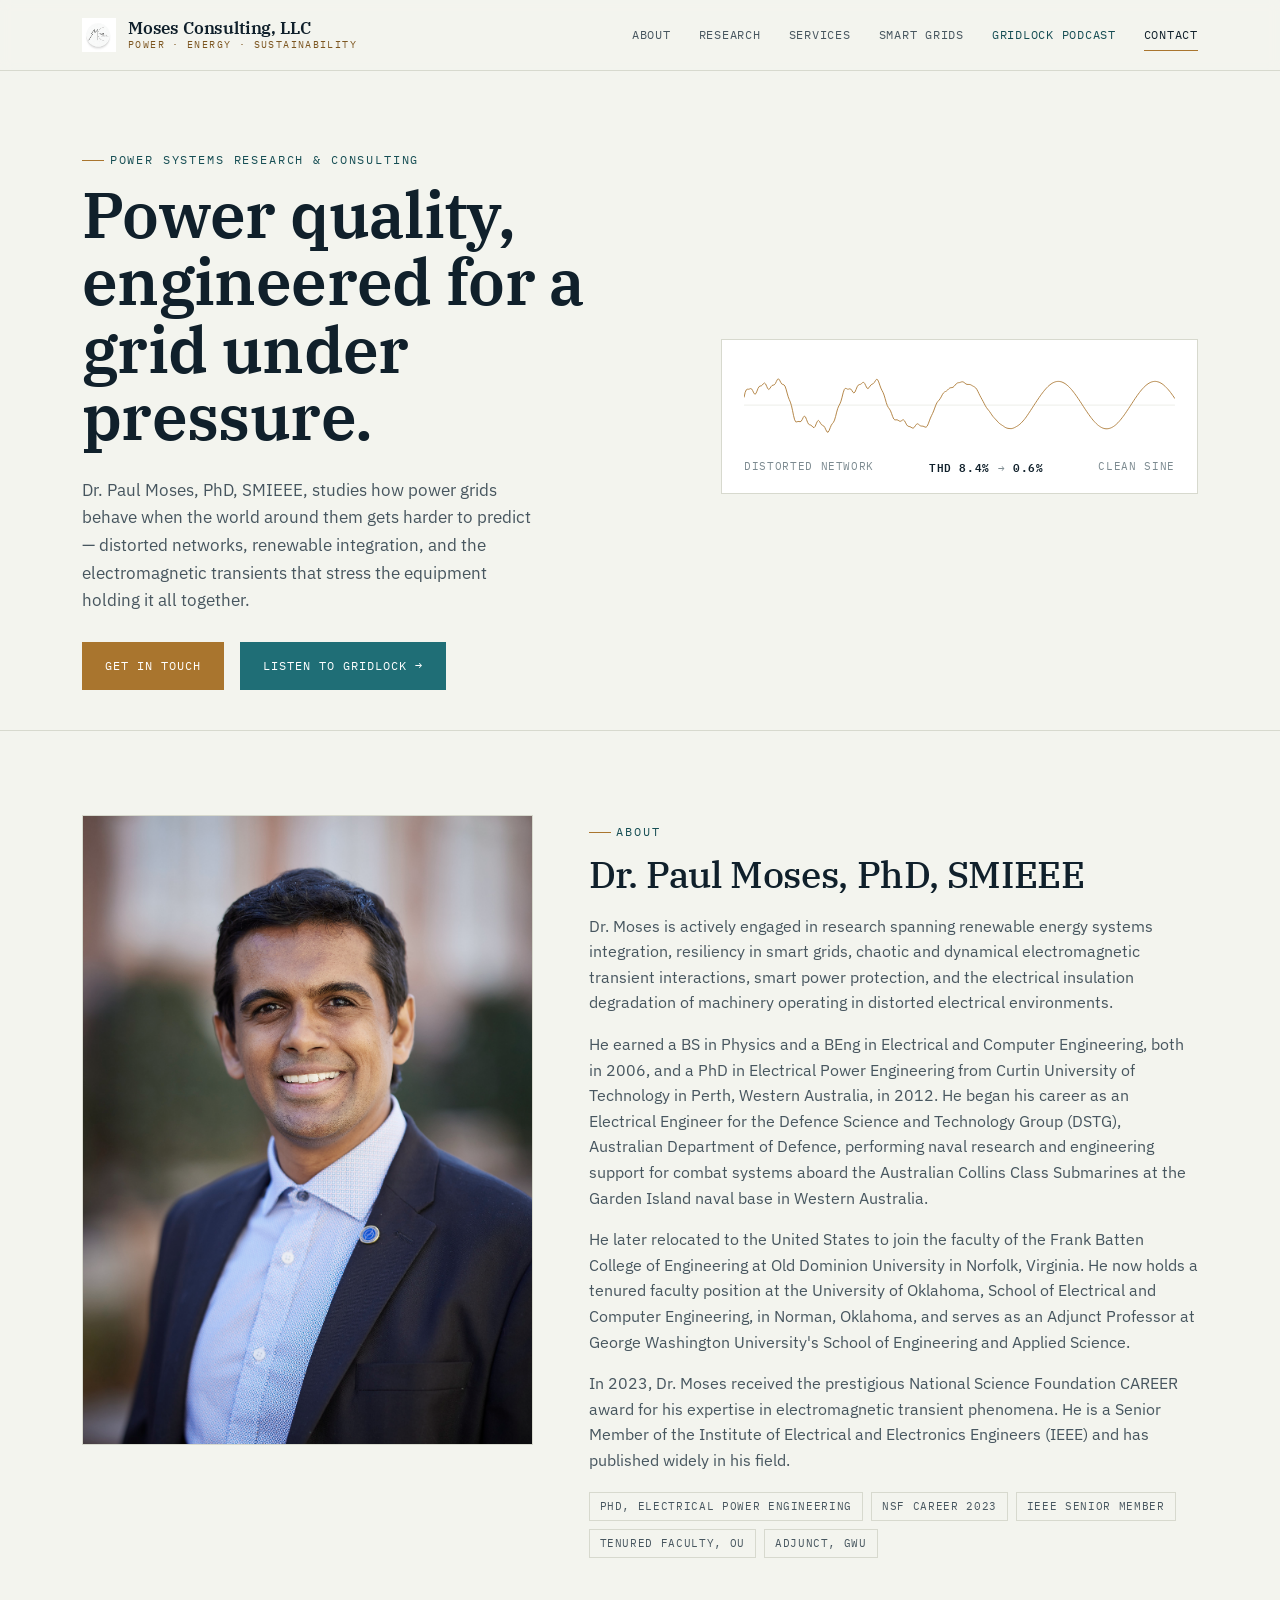
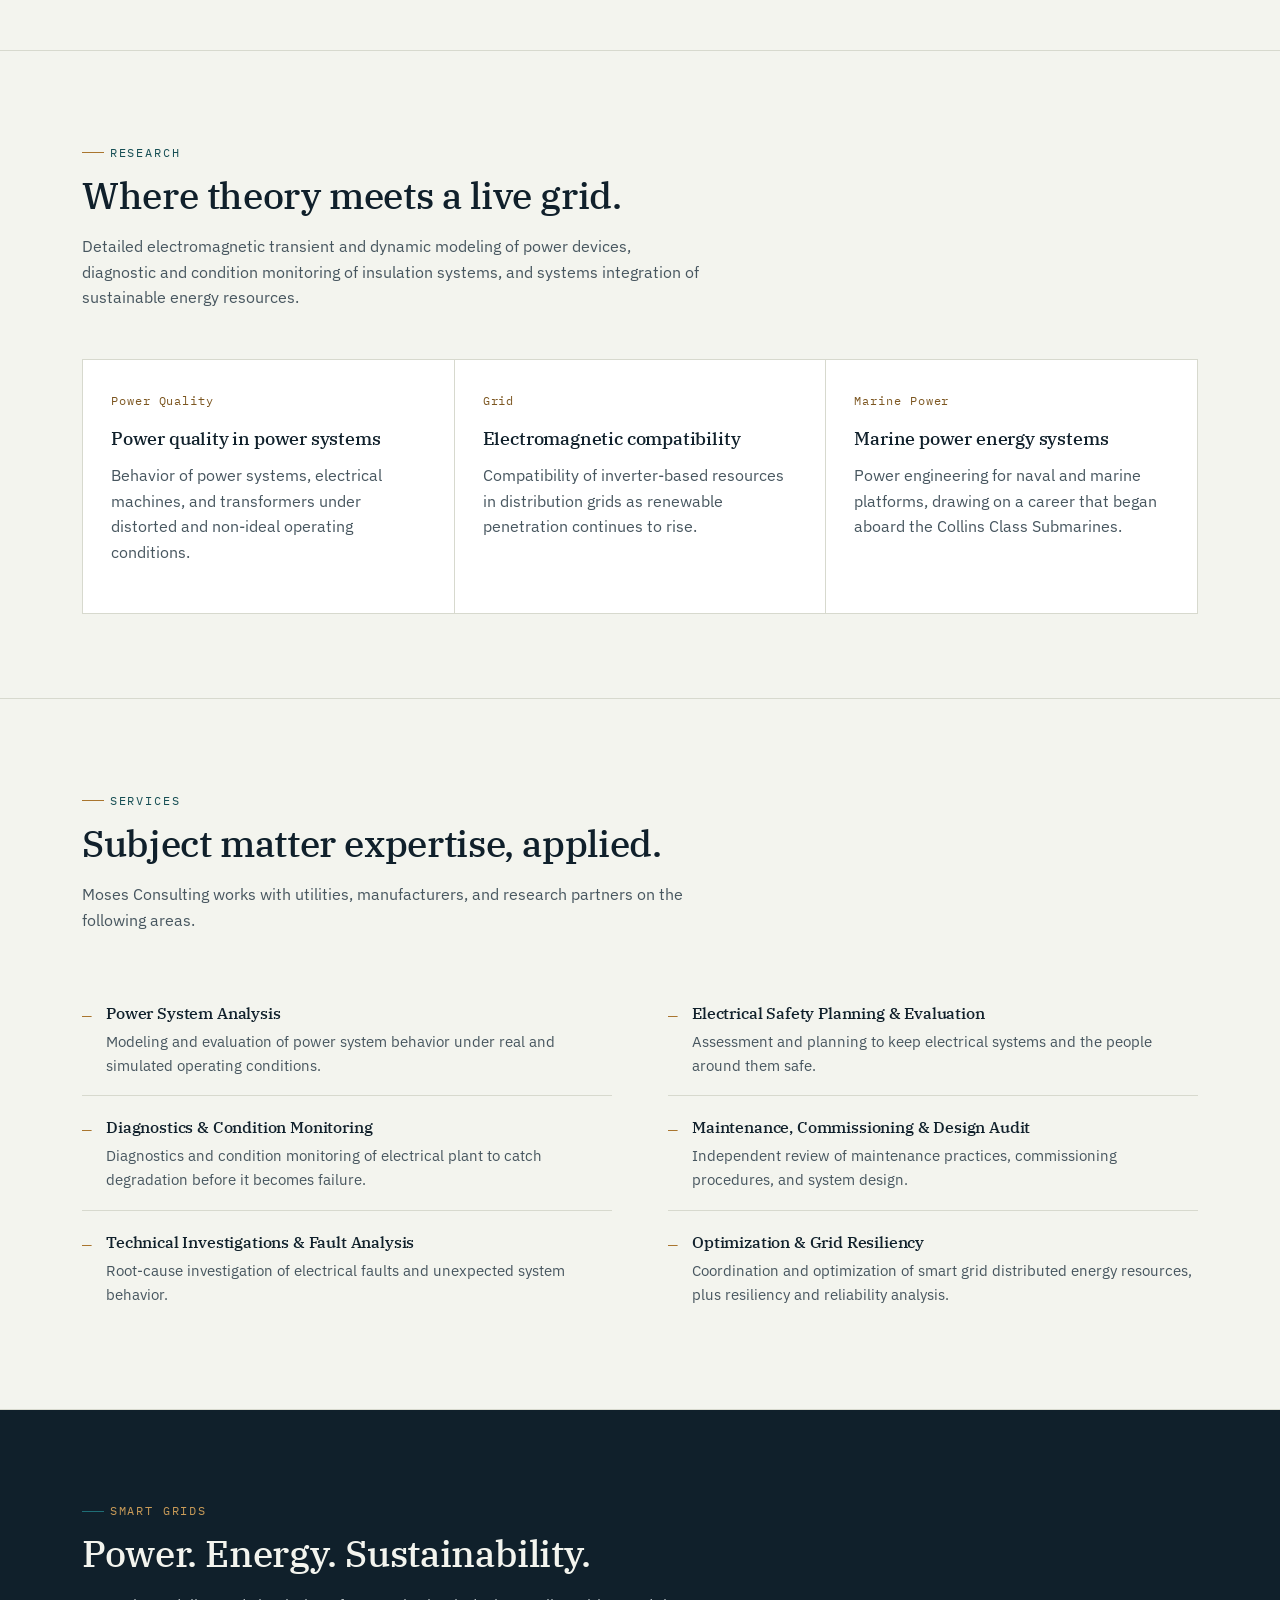
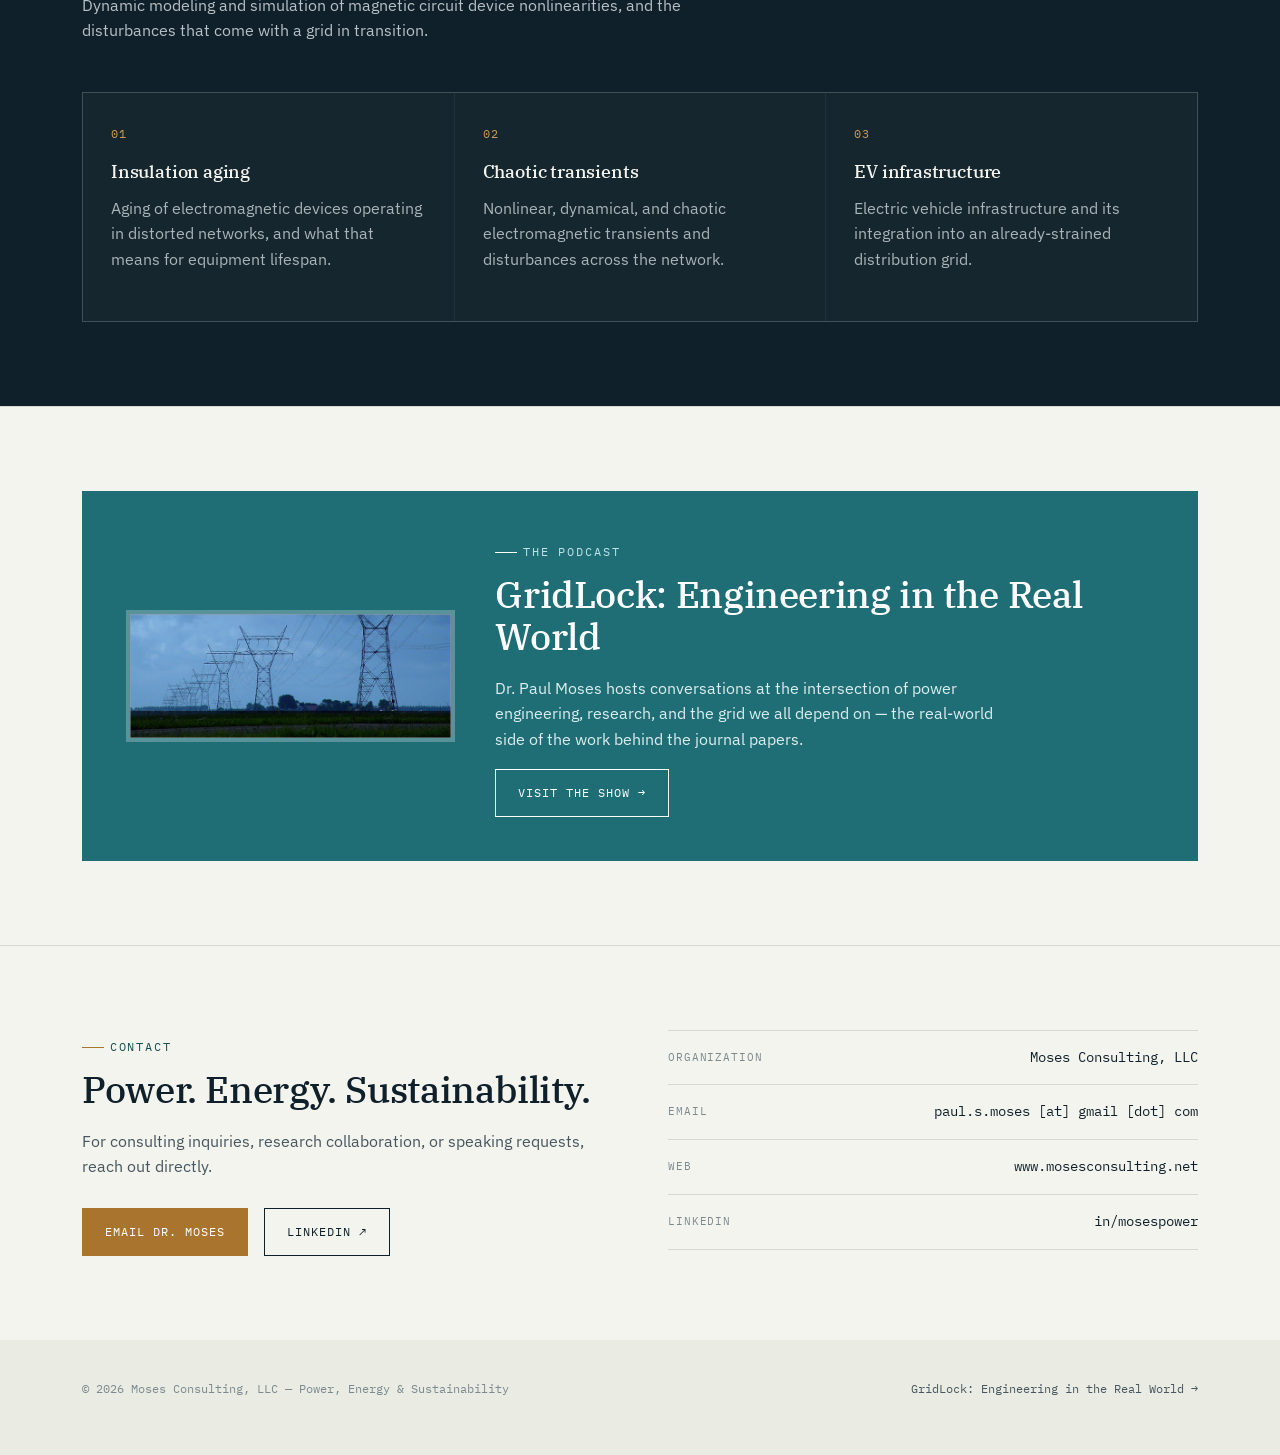
<file: index.html>
<!DOCTYPE html>
<html lang="en">
<head>
<meta charset="UTF-8">
<meta name="viewport" content="width=device-width, initial-scale=1">
<title>Moses Consulting, LLC — Power, Energy &amp; Sustainability</title>
<meta name="description" content="Dr. Paul Moses, PhD, SMIEEE — power systems research, diagnostics, and consulting in power quality, smart grid resiliency, and electromagnetic transients.">
<link rel="preconnect" href="https://fonts.googleapis.com">
<link rel="preconnect" href="https://fonts.gstatic.com" crossorigin>
<link href="https://fonts.googleapis.com/css2?family=IBM+Plex+Serif:wght@500;600&family=IBM+Plex+Sans:wght@400;500;600&family=IBM+Plex+Mono:wght@400;500&display=swap" rel="stylesheet">
<link rel="stylesheet" href="styles.css">
</head>
<body>

<header class="site">
  <div class="nav">
    <a href="index.html" class="brand">
      <img src="images/logo-mark.png" alt="Moses Consulting mark">
      <span class="brand-text">Moses Consulting, LLC<span>Power · Energy · Sustainability</span></span>
    </a>
    <button class="nav-toggle" id="navToggle" aria-expanded="false" aria-controls="navLinks">Menu</button>
    <nav class="links" id="navLinks">
      <a href="#about">About</a>
      <a href="#research">Research</a>
      <a href="#services">Services</a>
      <a href="#smart-grids">Smart Grids</a>
      <a href="gridlock.html" class="podcast-link">GridLock Podcast</a>
      <a href="#contact">Contact</a>
    </nav>
  </div>
</header>

<section class="hero">
  <div class="wrap">
    <div>
      <p class="eyebrow">Power Systems Research &amp; Consulting</p>
      <h1>Power quality, engineered for a grid under pressure.</h1>
      <p class="lede">Dr. Paul Moses, PhD, SMIEEE, studies how power grids behave when the world around them gets harder to predict &mdash; distorted networks, renewable integration, and the electromagnetic transients that stress the equipment holding it all together.</p>
      <div class="hero-actions">
        <a href="#contact" class="btn primary">Get in touch</a>
        <a href="gridlock.html" class="btn teal">Listen to GridLock →</a>
      </div>
    </div>
    <div class="wave-card">
      <svg viewBox="0 0 1000 200" xmlns="http://www.w3.org/2000/svg" role="img" aria-label="Waveform illustration transitioning from a distorted signal to a clean sine wave">
        <line x1="0" y1="100" x2="1000" y2="100" class="wave-baseline"/>
        <path class="wave-path-distorted" d="M 0.0,82.3 L 2.5,71.0 L 5.0,64.8 L 7.5,63.2 L 10.0,63.3 L 12.5,62.7 L 15.0,61.7 L 17.5,62.4 L 20.0,66.3 L 22.5,71.6 L 25.0,74.8 L 27.5,73.3 L 30.0,67.7 L 32.5,61.2 L 35.0,57.1 L 37.5,55.8 L 40.0,55.3 L 42.5,53.3 L 45.0,50.2 L 47.5,48.7 L 50.0,50.9 L 52.5,56.3 L 55.0,61.8 L 57.5,63.7 L 60.0,61.5 L 62.5,57.4 L 65.0,54.5 L 67.5,53.7 L 70.0,53.1 L 72.5,50.4 L 75.0,45.3 L 77.5,40.5 L 80.0,39.1 L 82.5,42.0 L 85.0,47.0 L 87.5,50.8 L 90.0,52.2 L 92.5,52.9 L 95.0,55.9 L 97.5,62.9 L 100.0,72.1 L 102.5,80.7 L 105.0,87.3 L 107.5,93.1 L 110.0,101.1 L 112.5,112.2 L 115.0,124.6 L 117.5,134.2 L 120.0,138.8 L 122.5,139.0 L 125.0,138.0 L 127.5,138.0 L 130.0,138.6 L 132.5,137.5 L 135.0,133.6 L 137.5,128.4 L 140.0,125.5 L 142.5,127.4 L 145.0,133.4 L 147.5,140.1 L 150.0,144.4 L 152.5,145.8 L 155.0,146.5 L 157.5,148.4 L 160.0,151.2 L 162.5,152.3 L 165.0,149.5 L 167.5,143.5 L 170.0,137.8 L 172.5,135.6 L 175.0,137.9 L 177.5,142.2 L 180.0,145.6 L 182.5,147.1 L 185.0,148.5 L 187.5,152.0 L 190.0,157.5 L 192.5,162.2 L 195.0,163.0 L 197.5,158.9 L 200.0,152.4 L 202.5,146.6 L 205.0,143.0 L 207.5,140.0 L 210.0,134.8 L 212.5,126.3 L 215.0,116.3 L 217.5,107.7 L 220.0,101.8 L 222.5,97.1 L 225.0,90.8 L 227.5,81.7 L 230.0,71.6 L 232.5,64.1 L 235.0,61.1 L 237.5,61.7 L 240.0,63.0 L 242.5,63.0 L 245.0,62.2 L 247.5,62.7 L 250.0,65.8 L 252.5,69.9 L 255.0,71.9 L 257.5,69.6 L 260.0,63.7 L 262.5,57.5 L 265.0,53.7 L 267.5,52.4 L 270.0,51.9 L 272.5,50.2 L 275.0,47.9 L 277.5,47.1 L 280.0,49.8 L 282.5,55.1 L 285.0,60.1 L 287.5,61.7 L 290.0,59.6 L 292.5,55.8 L 295.0,52.8 L 297.5,51.4 L 300.0,50.1 L 302.5,47.3 L 305.0,43.2 L 307.5,40.2 L 310.0,41.1 L 312.5,46.2 L 315.0,53.6 L 317.5,60.5 L 320.0,65.8 L 322.5,70.5 L 325.0,76.8 L 327.5,85.1 L 330.0,94.1 L 332.5,101.3 L 335.0,105.8 L 337.5,109.2 L 340.0,113.5 L 342.5,119.9 L 345.0,126.9 L 347.5,132.3 L 350.0,134.4 L 352.5,134.3 L 355.0,134.1 L 357.5,135.2 L 360.0,136.9 L 362.5,137.7 L 365.0,136.6 L 367.5,134.7 L 370.0,134.2 L 372.5,136.6 L 375.0,141.2 L 377.5,145.9 L 380.0,148.7 L 382.5,149.6 L 385.0,150.1 L 387.5,151.3 L 390.0,153.0 L 392.5,153.4 L 395.0,151.6 L 397.5,147.9 L 400.0,144.6 L 402.5,143.4 L 405.0,144.7 L 407.5,146.9 L 410.0,148.4 L 412.5,148.8 L 415.0,148.9 L 417.5,149.7 L 420.0,151.0 L 422.5,151.3 L 425.0,148.9 L 427.5,143.5 L 430.0,136.7 L 432.5,130.1 L 435.0,124.6 L 437.5,119.5 L 440.0,113.6 L 442.5,106.9 L 445.0,100.1 L 447.5,94.8 L 450.0,91.2 L 452.5,88.6 L 455.0,85.3 L 457.5,81.0 L 460.0,76.1 L 462.5,72.2 L 465.0,69.8 L 467.5,68.5 L 470.0,67.1 L 472.5,64.9 L 475.0,62.3 L 477.5,60.4 L 480.0,59.6 L 482.5,59.4 L 485.0,58.6 L 487.5,56.4 L 490.0,53.4 L 492.5,50.6 L 495.0,48.8 L 497.5,48.1 L 500.0,47.7 L 502.5,47.0 L 505.0,46.1 L 507.5,46.0 L 510.0,47.0 L 512.5,49.0 L 515.0,51.0 L 517.5,52.0 L 520.0,52.1 L 522.5,52.1 L 525.0,52.5 L 527.5,53.7 L 530.0,55.2 L 532.5,56.6 L 535.0,58.0 L 537.5,60.0 L 540.0,63.3 L 542.5,67.9 L 545.0,73.1 L 547.5,78.2 L 550.0,82.8 L 552.5,87.3 L 555.0,91.9 L 557.5,96.8 L 560.0,101.5 L 562.5,105.6 L 565.0,109.0 L 567.5,112.1 L 570.0,115.3 L 572.5,119.0 L 575.0,122.7 L 577.5,126.2 L 580.0,129.1 L 582.5,131.8 L 585.0,134.4 L 587.5,137.2 L 590.0,140.0 L 592.5,142.4 L 595.0,144.3 L 597.5,145.9 L 600.0,147.5 L 602.5,149.2 L 605.0,151.0 L 607.5,152.4 L 610.0,153.4 L 612.5,154.0 L 615.0,154.3 L 617.5,154.5 L 620.0,154.6 L 622.5,154.2 L 625.0,153.4 L 627.5,152.3 L 630.0,151.0 L 632.5,149.6 L 635.0,148.1 L 637.5,146.4 L 640.0,144.4 L 642.5,142.0 L 645.0,139.5 L 647.5,136.8 L 650.0,133.9 L 652.5,130.8 L 655.0,127.4 L 657.5,123.8 L 660.0,120.0 L 662.5,116.3 L 665.0,112.5 L 667.5,108.7 L 670.0,104.8 L 672.5,100.9 L 675.0,97.1 L 677.5,93.3 L 680.0,89.5 L 682.5,85.8 L 685.0,82.1 L 687.5,78.5 L 690.0,75.1 L 692.5,71.7 L 695.0,68.5 L 697.5,65.4 L 700.0,62.5 L 702.5,59.8 L 705.0,57.2 L 707.5,54.9 L 710.0,52.8 L 712.5,51.0 L 715.0,49.3 L 717.5,48.0 L 720.0,46.9 L 722.5,46.0 L 725.0,45.4 L 727.5,45.1 L 730.0,45.0 L 732.5,45.2 L 735.0,45.7 L 737.5,46.4 L 740.0,47.5 L 742.5,48.7 L 745.0,50.2 L 747.5,52.0 L 750.0,54.0 L 752.5,56.2 L 755.0,58.6 L 757.5,61.3 L 760.0,64.1 L 762.5,67.1 L 765.0,70.3 L 767.5,73.6 L 770.0,77.0 L 772.5,80.6 L 775.0,84.2 L 777.5,87.9 L 780.0,91.7 L 782.5,95.5 L 785.0,99.4 L 787.5,103.2 L 790.0,107.1 L 792.5,110.9 L 795.0,114.6 L 797.5,118.3 L 800.0,121.9 L 802.5,125.3 L 805.0,128.7 L 807.5,131.9 L 810.0,135.0 L 812.5,137.8 L 815.0,140.5 L 817.5,143.0 L 820.0,145.3 L 822.5,147.4 L 825.0,149.2 L 827.5,150.8 L 830.0,152.2 L 832.5,153.3 L 835.0,154.1 L 837.5,154.7 L 840.0,155.0 L 842.5,155.0 L 845.0,154.7 L 847.5,154.2 L 850.0,153.4 L 852.5,152.4 L 855.0,151.1 L 857.5,149.6 L 860.0,147.8 L 862.5,145.8 L 865.0,143.5 L 867.5,141.1 L 870.0,138.4 L 872.5,135.5 L 875.0,132.5 L 877.5,129.3 L 880.0,126.0 L 882.5,122.6 L 885.0,119.0 L 887.5,115.3 L 890.0,111.6 L 892.5,107.8 L 895.0,104.0 L 897.5,100.2 L 900.0,96.3 L 902.5,92.5 L 905.0,88.7 L 907.5,84.9 L 910.0,81.3 L 912.5,77.7 L 915.0,74.2 L 917.5,70.9 L 920.0,67.7 L 922.5,64.7 L 925.0,61.8 L 927.5,59.1 L 930.0,56.7 L 932.5,54.4 L 935.0,52.4 L 937.5,50.6 L 940.0,49.0 L 942.5,47.7 L 945.0,46.6 L 947.5,45.8 L 950.0,45.3 L 952.5,45.0 L 955.0,45.0 L 957.5,45.3 L 960.0,45.9 L 962.5,46.7 L 965.0,47.7 L 967.5,49.1 L 970.0,50.6 L 972.5,52.4 L 975.0,54.5 L 977.5,56.8 L 980.0,59.3 L 982.5,61.9 L 985.0,64.8 L 987.5,67.8 L 990.0,71.0 L 992.5,74.4 L 995.0,77.9 L 997.5,81.4 L 1000.0,85.1"/>
      </svg>
      <div class="wave-labels">
        <span>Distorted network</span>
        <span><b>THD 8.4%</b> → <b>0.6%</b></span>
        <span>Clean sine</span>
      </div>
    </div>
  </div>
</section>

<section id="about">
  <div class="wrap two-col">
    <div class="portrait">
      <img src="images/paul-moses-nsf-career.jpg" alt="Dr. Paul Moses, 2023 NSF CAREER award">
    </div>
    <div>
      <p class="eyebrow">About</p>
      <h2>Dr. Paul Moses, PhD, SMIEEE</h2>
      <p>Dr. Moses is actively engaged in research spanning renewable energy systems integration, resiliency in smart grids, chaotic and dynamical electromagnetic transient interactions, smart power protection, and the electrical insulation degradation of machinery operating in distorted electrical environments.</p>
      <p>He earned a BS in Physics and a BEng in Electrical and Computer Engineering, both in 2006, and a PhD in Electrical Power Engineering from Curtin University of Technology in Perth, Western Australia, in 2012. He began his career as an Electrical Engineer for the Defence Science and Technology Group (DSTG), Australian Department of Defence, performing naval research and engineering support for combat systems aboard the Australian Collins Class Submarines at the Garden Island naval base in Western Australia.</p>
      <p>He later relocated to the United States to join the faculty of the Frank Batten College of Engineering at Old Dominion University in Norfolk, Virginia. He now holds a tenured faculty position at the University of Oklahoma, School of Electrical and Computer Engineering, in Norman, Oklahoma, and serves as an Adjunct Professor at George Washington University's School of Engineering and Applied Science.</p>
      <p>In 2023, Dr. Moses received the prestigious National Science Foundation CAREER award for his expertise in electromagnetic transient phenomena. He is a Senior Member of the Institute of Electrical and Electronics Engineers (IEEE) and has published widely in his field.</p>
      <div class="credentials">
        <span class="tag">PhD, Electrical Power Engineering</span>
        <span class="tag">NSF CAREER 2023</span>
        <span class="tag">IEEE Senior Member</span>
        <span class="tag">Tenured Faculty, OU</span>
        <span class="tag">Adjunct, GWU</span>
      </div>
    </div>
  </div>
</section>

<section id="research">
  <div class="wrap">
    <div class="section-head">
      <p class="eyebrow">Research</p>
      <h2>Where theory meets a live grid.</h2>
      <p>Detailed electromagnetic transient and dynamic modeling of power devices, diagnostic and condition monitoring of insulation systems, and systems integration of sustainable energy resources.</p>
    </div>
    <div class="grid-3">
      <div class="card">
        <span class="num mono">Power Quality</span>
        <h3>Power quality in power systems</h3>
        <p>Behavior of power systems, electrical machines, and transformers under distorted and non-ideal operating conditions.</p>
      </div>
      <div class="card">
        <span class="num mono">Grid</span>
        <h3>Electromagnetic compatibility</h3>
        <p>Compatibility of inverter-based resources in distribution grids as renewable penetration continues to rise.</p>
      </div>
      <div class="card">
        <span class="num mono">Marine Power</span>
        <h3>Marine power energy systems</h3>
        <p>Power engineering for naval and marine platforms, drawing on a career that began aboard the Collins Class Submarines.</p>
      </div>
    </div>
  </div>
</section>

<section id="services">
  <div class="wrap">
    <div class="section-head">
      <p class="eyebrow">Services</p>
      <h2>Subject matter expertise, applied.</h2>
      <p>Moses Consulting works with utilities, manufacturers, and research partners on the following areas.</p>
    </div>
    <div class="services-wrap">
      <div>
        <div class="service-row">
          <span class="service-mark">—</span>
          <div>
            <h3>Power System Analysis</h3>
            <p>Modeling and evaluation of power system behavior under real and simulated operating conditions.</p>
          </div>
        </div>
        <div class="service-row">
          <span class="service-mark">—</span>
          <div>
            <h3>Diagnostics &amp; Condition Monitoring</h3>
            <p>Diagnostics and condition monitoring of electrical plant to catch degradation before it becomes failure.</p>
          </div>
        </div>
        <div class="service-row">
          <span class="service-mark">—</span>
          <div>
            <h3>Technical Investigations &amp; Fault Analysis</h3>
            <p>Root-cause investigation of electrical faults and unexpected system behavior.</p>
          </div>
        </div>
      </div>
      <div>
        <div class="service-row">
          <span class="service-mark">—</span>
          <div>
            <h3>Electrical Safety Planning &amp; Evaluation</h3>
            <p>Assessment and planning to keep electrical systems and the people around them safe.</p>
          </div>
        </div>
        <div class="service-row">
          <span class="service-mark">—</span>
          <div>
            <h3>Maintenance, Commissioning &amp; Design Audit</h3>
            <p>Independent review of maintenance practices, commissioning procedures, and system design.</p>
          </div>
        </div>
        <div class="service-row">
          <span class="service-mark">—</span>
          <div>
            <h3>Optimization &amp; Grid Resiliency</h3>
            <p>Coordination and optimization of smart grid distributed energy resources, plus resiliency and reliability analysis.</p>
          </div>
        </div>
      </div>
    </div>
  </div>
</section>

<section id="smart-grids" class="feature-strip">
  <div class="wrap">
    <div class="section-head">
      <p class="eyebrow">Smart Grids</p>
      <h2>Power. Energy. Sustainability.</h2>
      <p>Dynamic modeling and simulation of magnetic circuit device nonlinearities, and the disturbances that come with a grid in transition.</p>
    </div>
    <div class="grid-3">
      <div class="card">
        <span class="num mono">01</span>
        <h3>Insulation aging</h3>
        <p>Aging of electromagnetic devices operating in distorted networks, and what that means for equipment lifespan.</p>
      </div>
      <div class="card">
        <span class="num mono">02</span>
        <h3>Chaotic transients</h3>
        <p>Nonlinear, dynamical, and chaotic electromagnetic transients and disturbances across the network.</p>
      </div>
      <div class="card">
        <span class="num mono">03</span>
        <h3>EV infrastructure</h3>
        <p>Electric vehicle infrastructure and its integration into an already-strained distribution grid.</p>
      </div>
    </div>
  </div>
</section>

<section>
  <div class="wrap">
    <div class="podcast-teaser">
      <img src="images/power-lines.jpg" alt="Transmission lines">
      <div>
        <p class="eyebrow">The Podcast</p>
        <h2>GridLock: Engineering in the Real World</h2>
        <p>Dr. Paul Moses hosts conversations at the intersection of power engineering, research, and the grid we all depend on &mdash; the real-world side of the work behind the journal papers.</p>
        <a href="gridlock.html" class="btn">Visit the show →</a>
      </div>
    </div>
  </div>
</section>

<section id="contact">
  <div class="wrap contact-grid">
    <div>
      <p class="eyebrow">Contact</p>
      <h2>Power. Energy. Sustainability.</h2>
      <p>For consulting inquiries, research collaboration, or speaking requests, reach out directly.</p>
      <div class="hero-actions">
        <a href="#" class="btn primary" id="emailBtn" data-user="paul.s.moses" data-domain="gmail.com">Email Dr. Moses</a>
        <a href="https://www.linkedin.com/in/mosespower/" class="btn">LinkedIn ↗</a>
      </div>
    </div>
    <div>
      <div class="contact-line"><span>Organization</span><span>Moses Consulting, LLC</span></div>
      <div class="contact-line"><span>Email</span><span id="emailText" data-user="paul.s.moses" data-domain="gmail.com">paul.s.moses [at] gmail [dot] com</span></div>
      <div class="contact-line"><span>Web</span><span>www.mosesconsulting.net</span></div>
      <div class="contact-line"><span>LinkedIn</span><span>in/mosespower</span></div>
    </div>
  </div>
</section>

<footer class="site">
  <div class="wrap footer-wrap">
    <span>© 2026 Moses Consulting, LLC — Power, Energy &amp; Sustainability</span>
    <span><a href="gridlock.html">GridLock: Engineering in the Real World →</a></span>
  </div>
</footer>

<script src="script.js"></script>
</body>
</html>
</file>
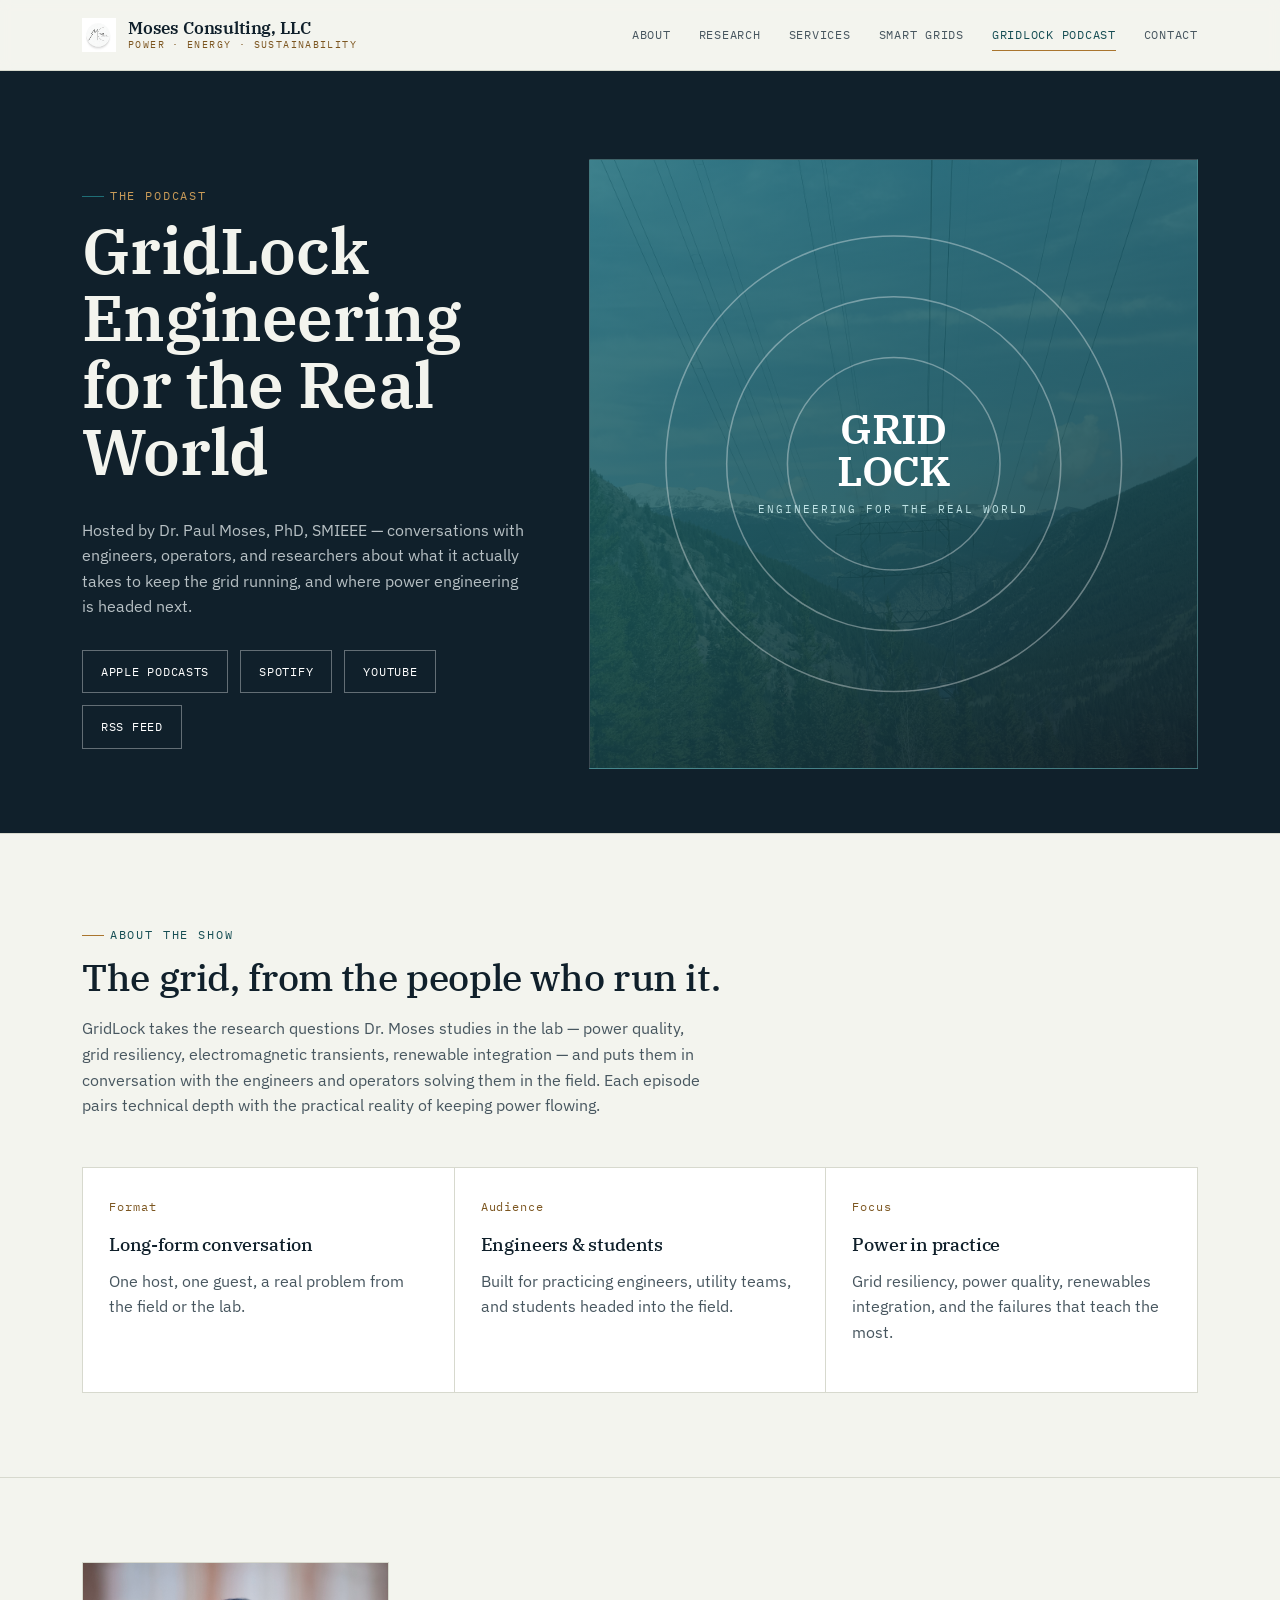
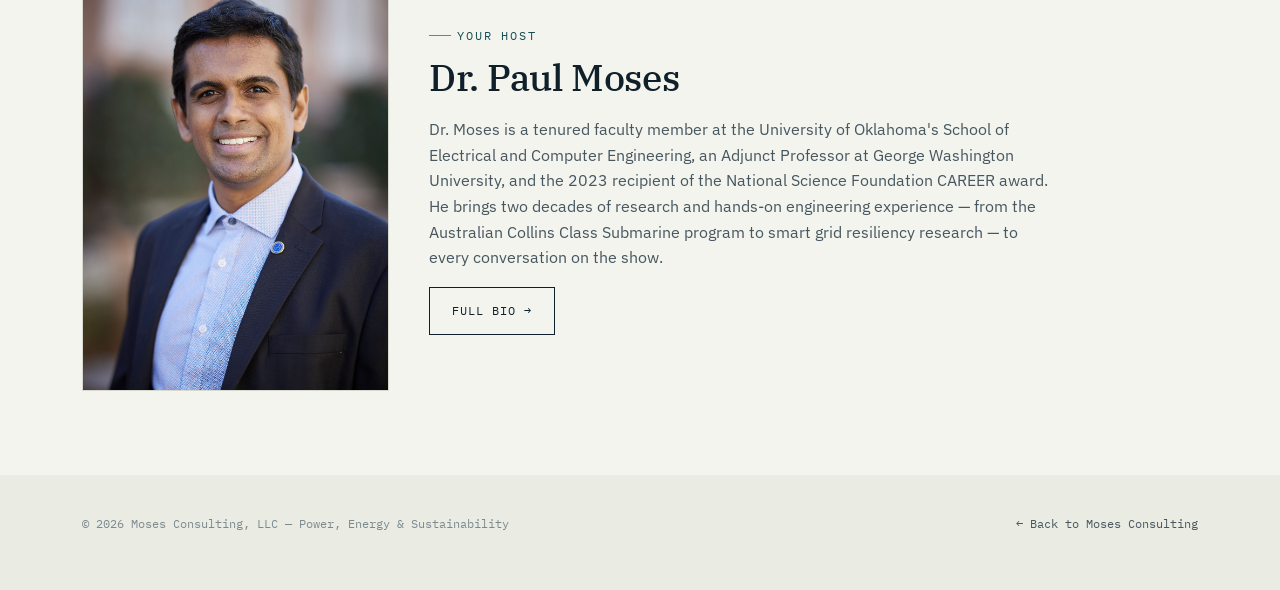
<file: gridlock.html>
<!DOCTYPE html>
<html lang="en">
<head>
<meta charset="UTF-8">
<meta name="viewport" content="width=device-width, initial-scale=1">
<title>GridLock: Engineering for the Real World — Moses Consulting, LLC</title>
<meta name="description" content="GridLock: Engineering for the Real World, hosted by Dr. Paul Moses — conversations on power engineering, the grid, and the work behind the research.">
<link rel="preconnect" href="https://fonts.googleapis.com">
<link rel="preconnect" href="https://fonts.gstatic.com" crossorigin>
<link href="https://fonts.googleapis.com/css2?family=IBM+Plex+Serif:wght@500;600&family=IBM+Plex+Sans:wght@400;500;600&family=IBM+Plex+Mono:wght@400;500&display=swap" rel="stylesheet">
<link rel="stylesheet" href="styles.css">
</head>
<body>

<header class="site">
  <div class="nav">
    <a href="index.html" class="brand">
      <img src="images/logo-mark.png" alt="Moses Consulting mark">
      <span class="brand-text">Moses Consulting, LLC<span>Power · Energy · Sustainability</span></span>
    </a>
    <button class="nav-toggle" id="navToggle" aria-expanded="false" aria-controls="navLinks">Menu</button>
    <nav class="links" id="navLinks">
      <a href="index.html#about">About</a>
      <a href="index.html#research">Research</a>
      <a href="index.html#services">Services</a>
      <a href="index.html#smart-grids">Smart Grids</a>
      <a href="gridlock.html" class="podcast-link active">GridLock Podcast</a>
      <a href="index.html#contact">Contact</a>
    </nav>
  </div>
</header>

<section class="podcast-hero">
  <div class="wrap">
    <div>
      <p class="eyebrow">The Podcast</p>
      <h1>GridLock<br>Engineering for the Real World</h1>
      <p class="lede">Hosted by Dr. Paul Moses, PhD, SMIEEE — conversations with engineers, operators, and researchers about what it actually takes to keep the grid running, and where power engineering is headed next.</p>
      <div class="platform-row">
        <a href="https://podcasts.apple.com/us/podcast/grid-lock/id6793708698" class="platform-btn" target="_blank" rel="noopener">Apple Podcasts</a>
        <a href="https://open.spotify.com/show/033U8coMnRV6YiKNKjwKaY" class="platform-btn" target="_blank" rel="noopener">Spotify</a>
        <a href="https://www.youtube.com/@DrMoePower" class="platform-btn" target="_blank" rel="noopener">YouTube</a>
        <a href="https://api.riverside.com/hosting/bt4hp4Gw.rss" class="platform-btn" target="_blank" rel="noopener">RSS Feed</a>
      </div>
    </div>
    <div class="podcast-cover">
      <img class="cover-photo" src="images/mountain-transmission-line.jpg" alt="">
      <div class="cover-scrim"></div>
      <svg viewBox="0 0 400 400" xmlns="http://www.w3.org/2000/svg" aria-hidden="true">
        <circle cx="200" cy="200" r="150" fill="none" stroke="#ffffff" stroke-width="1"/>
        <circle cx="200" cy="200" r="110" fill="none" stroke="#ffffff" stroke-width="1"/>
        <circle cx="200" cy="200" r="70" fill="none" stroke="#ffffff" stroke-width="1"/>
      </svg>
      <div class="mark">
        <div class="g1">GRID<br>LOCK</div>
        <div class="g2">Engineering for the Real World</div>
      </div>
    </div>
  </div>
</section>

<section>
  <div class="wrap">
    <div class="section-head">
      <p class="eyebrow">About the Show</p>
      <h2>The grid, from the people who run it.</h2>
      <p>GridLock takes the research questions Dr. Moses studies in the lab &mdash; power quality, grid resiliency, electromagnetic transients, renewable integration &mdash; and puts them in conversation with the engineers and operators solving them in the field. Each episode pairs technical depth with the practical reality of keeping power flowing.</p>
    </div>
    <div class="format-list">
      <div class="card">
        <span class="num mono">Format</span>
        <h3>Long-form conversation</h3>
        <p>One host, one guest, a real problem from the field or the lab.</p>
      </div>
      <div class="card">
        <span class="num mono">Audience</span>
        <h3>Engineers &amp; students</h3>
        <p>Built for practicing engineers, utility teams, and students headed into the field.</p>
      </div>
      <div class="card">
        <span class="num mono">Focus</span>
        <h3>Power in practice</h3>
        <p>Grid resiliency, power quality, renewables integration, and the failures that teach the most.</p>
      </div>
    </div>
  </div>
</section>

<section>
  <div class="wrap host-strip">
    <div class="portrait">
      <img src="images/paul-moses-nsf-career.jpg" alt="Dr. Paul Moses">
    </div>
    <div>
      <p class="eyebrow">Your Host</p>
      <h2>Dr. Paul Moses</h2>
      <p>Dr. Moses is a tenured faculty member at the University of Oklahoma's School of Electrical and Computer Engineering, an Adjunct Professor at George Washington University, and the 2023 recipient of the National Science Foundation CAREER award. He brings two decades of research and hands-on engineering experience &mdash; from the Australian Collins Class Submarine program to smart grid resiliency research &mdash; to every conversation on the show.</p>
      <a href="index.html#about" class="btn">Full bio →</a>
    </div>
  </div>
</section>

<footer class="site">
  <div class="wrap footer-wrap">
    <span>© 2026 Moses Consulting, LLC — Power, Energy &amp; Sustainability</span>
    <span><a href="index.html">← Back to Moses Consulting</a></span>
  </div>
</footer>

<script src="script.js"></script>
</body>
</html>
</file>
<file: styles.css>
/* ===========================================================
   Moses Consulting, LLC — redesign
   Palette: paper / ink / brass / teal
   Type: IBM Plex Serif (display) + IBM Plex Sans (body) + IBM Plex Mono (labels/data)
   =========================================================== */

:root{
  --paper: #F3F4EE;
  --paper-alt: #EAECE3;
  --panel: #FFFFFF;
  --ink: #10202B;
  --ink-soft: #47565F;
  --ink-faint: #7C8A90;
  --line: #D7D9CE;
  --brass: #A9752E;
  --brass-deep: #7C5620;
  --teal: #1F6E76;
  --teal-deep: #164E54;
  --max: 1180px;
  --radius: 2px;
}

*, *::before, *::after{ box-sizing: border-box; }
html{ scroll-behavior: smooth; }

body{
  margin: 0;
  background: var(--paper);
  color: var(--ink);
  font-family: 'IBM Plex Sans', -apple-system, sans-serif;
  font-size: 16px;
  line-height: 1.6;
  -webkit-font-smoothing: antialiased;
}

h1, h2, h3{
  font-family: 'IBM Plex Serif', Georgia, serif;
  font-weight: 500;
  color: var(--ink);
  margin: 0 0 .5em;
  letter-spacing: -0.01em;
}

h1{ font-size: clamp(2.4rem, 5vw, 4rem); line-height: 1.05; font-weight: 600; }
h2{ font-size: clamp(1.6rem, 3vw, 2.3rem); line-height: 1.15; }
h3{ font-size: 1.15rem; }

p{ margin: 0 0 1em; color: var(--ink-soft); max-width: 62ch; }

a{ color: var(--brass-deep); text-decoration: none; }
a:hover{ color: var(--brass); }

.mono{
  font-family: 'IBM Plex Mono', 'SFMono-Regular', monospace;
  letter-spacing: 0.06em;
}

.eyebrow{
  font-family: 'IBM Plex Mono', monospace;
  font-size: .72rem;
  letter-spacing: 0.16em;
  text-transform: uppercase;
  color: var(--teal-deep);
  display: inline-flex;
  align-items: center;
  gap: .5em;
  margin-bottom: 1em;
}
.eyebrow::before{
  content: "";
  width: 22px;
  height: 1px;
  background: var(--brass);
  display: inline-block;
}

.wrap{
  max-width: var(--max);
  margin: 0 auto;
  padding: 0 32px;
}

img{ max-width: 100%; display: block; }

/* Visible focus states */
a:focus-visible, button:focus-visible{
  outline: 2px solid var(--teal);
  outline-offset: 3px;
}

@media (prefers-reduced-motion: reduce){
  *{ animation-duration: 0.001ms !important; animation-iteration-count: 1 !important; transition-duration: 0.001ms !important; }
}

/* ---------- Header / Nav ---------- */
header.site{
  position: sticky;
  top: 0;
  z-index: 40;
  background: rgba(243,244,238,0.92);
  backdrop-filter: blur(6px);
  border-bottom: 1px solid var(--line);
}

.nav{
  display: flex;
  align-items: center;
  justify-content: space-between;
  padding: 18px 32px;
  max-width: var(--max);
  margin: 0 auto;
}

.brand{
  display: flex;
  align-items: center;
  gap: 12px;
  color: var(--ink);
}
.brand img{ height: 34px; width: auto; }
.brand-text{
  font-family: 'IBM Plex Serif', serif;
  font-size: 1.05rem;
  font-weight: 600;
  letter-spacing: -0.01em;
  line-height: 1.1;
}
.brand-text span{
  display: block;
  font-family: 'IBM Plex Mono', monospace;
  font-size: .62rem;
  letter-spacing: .14em;
  text-transform: uppercase;
  color: var(--brass-deep);
  font-weight: 400;
  margin-top: 2px;
}

nav.links{ display: flex; align-items: center; gap: 28px; }
nav.links a{
  font-family: 'IBM Plex Mono', monospace;
  font-size: .78rem;
  letter-spacing: .06em;
  text-transform: uppercase;
  color: var(--ink-soft);
  padding: 6px 0;
  border-bottom: 1px solid transparent;
}
nav.links a:hover, nav.links a.active{
  color: var(--ink);
  border-bottom-color: var(--brass);
}
nav.links a.podcast-link{ color: var(--teal-deep); }
nav.links a.podcast-link:hover{ border-bottom-color: var(--teal); }

.nav-toggle{
  display: none;
  background: none;
  border: 1px solid var(--line);
  padding: 8px 10px;
  cursor: pointer;
  font-family: 'IBM Plex Mono', monospace;
  font-size: .7rem;
  letter-spacing: .1em;
  text-transform: uppercase;
}

@media (max-width: 860px){
  nav.links{
    position: absolute;
    top: 100%; left: 0; right: 0;
    background: var(--paper);
    border-bottom: 1px solid var(--line);
    flex-direction: column;
    align-items: flex-start;
    padding: 20px 32px 28px;
    gap: 16px;
    display: none;
  }
  nav.links.open{ display: flex; }
  .nav-toggle{ display: inline-block; }
}

/* ---------- Hero ---------- */
.hero{
  padding: 72px 0 40px;
  border-bottom: 1px solid var(--line);
}
.hero .wrap{
  display: grid;
  grid-template-columns: 1.1fr 0.9fr;
  gap: 56px;
  align-items: center;
}
@media (max-width: 900px){
  .hero .wrap{ grid-template-columns: 1fr; gap: 32px; }
}

.hero h1{ margin-bottom: .4em; }
.hero .lede{ font-size: 1.08rem; max-width: 46ch; }

.hero-actions{ display: flex; gap: 16px; margin-top: 28px; flex-wrap: wrap; }

.btn{
  display: inline-flex;
  align-items: center;
  gap: 8px;
  padding: 13px 22px;
  font-family: 'IBM Plex Mono', monospace;
  font-size: .78rem;
  letter-spacing: .08em;
  text-transform: uppercase;
  border: 1px solid var(--ink);
  color: var(--ink);
  background: transparent;
  transition: background .15s ease, color .15s ease, border-color .15s ease;
}
.btn:hover{ background: var(--ink); color: var(--paper); }
.btn.primary{ background: var(--brass); border-color: var(--brass); color: #fff; }
.btn.primary:hover{ background: var(--brass-deep); border-color: var(--brass-deep); color: #fff; }
.btn.teal{ background: var(--teal); border-color: var(--teal); color: #fff; }
.btn.teal:hover{ background: var(--teal-deep); border-color: var(--teal-deep); }

/* waveform signature graphic */
.wave-card{
  border: 1px solid var(--line);
  background: var(--panel);
  padding: 22px 22px 16px;
}
.wave-card svg{ width: 100%; height: auto; display: block; }
.wave-labels{
  display: flex;
  justify-content: space-between;
  font-family: 'IBM Plex Mono', monospace;
  font-size: .68rem;
  letter-spacing: .06em;
  color: var(--ink-faint);
  margin-top: 10px;
  text-transform: uppercase;
}
.wave-labels b{ color: var(--ink); font-weight: 600; }
.wave-path-distorted{
  fill: none; stroke: var(--brass); stroke-width: 2;
  stroke-dasharray: 2000; stroke-dashoffset: 2000;
  animation: draw 2.1s ease forwards .2s;
}
.wave-baseline{ stroke: var(--line); stroke-width: 1; }
@keyframes draw{ to{ stroke-dashoffset: 0; } }

/* ---------- Sections ---------- */
section{ padding: 84px 0; border-bottom: 1px solid var(--line); }
section:last-of-type{ border-bottom: none; }
.section-head{ max-width: 640px; margin-bottom: 48px; }

.two-col{
  display: grid;
  grid-template-columns: 0.85fr 1.15fr;
  gap: 56px;
  align-items: start;
}
@media (max-width: 860px){ .two-col{ grid-template-columns: 1fr; } }

.portrait{
  border: 1px solid var(--line);
  overflow: hidden;
  background: var(--paper-alt);
}
.portrait img{ width: 100%; height: auto; object-fit: cover; filter: grayscale(15%); }

.credentials{
  display: flex; flex-wrap: wrap; gap: 8px; margin: 18px 0 8px;
}
.tag{
  font-family: 'IBM Plex Mono', monospace;
  font-size: .68rem;
  letter-spacing: .06em;
  text-transform: uppercase;
  padding: 5px 10px;
  border: 1px solid var(--line);
  color: var(--ink-soft);
}

/* research grid */
.grid-3{
  display: grid;
  grid-template-columns: repeat(3, 1fr);
  gap: 1px;
  background: var(--line);
  border: 1px solid var(--line);
}
@media (max-width: 860px){ .grid-3{ grid-template-columns: 1fr; } }
.grid-3 .card{
  background: var(--panel);
  padding: 32px 28px;
}
.card .num{
  font-family: 'IBM Plex Mono', monospace;
  font-size: .72rem;
  color: var(--brass-deep);
  letter-spacing: .08em;
  margin-bottom: 14px;
  display: block;
}

/* services */
.services-wrap{
  display: grid;
  grid-template-columns: 1fr 1fr;
  gap: 0 56px;
}
@media (max-width: 700px){ .services-wrap{ grid-template-columns: 1fr; } }
.service-row{
  display: flex;
  gap: 14px;
  padding: 18px 0;
  border-top: 1px solid var(--line);
}
.service-row:first-child{ border-top: none; }
.service-mark{ color: var(--brass); font-family: 'IBM Plex Mono', monospace; margin-top: 3px; }
.service-row h3{ margin-bottom: 4px; font-size: 1.02rem; }
.service-row p{ margin: 0; font-size: .93rem; }

/* smart grid feature strip */
.feature-strip{
  background: var(--ink);
  color: var(--paper);
}
.feature-strip .section-head{ }
.feature-strip h2{ color: var(--paper); }
.feature-strip .eyebrow{ color: #C99B58; }
.feature-strip .eyebrow::before{ background: var(--teal); }
.feature-strip p{ color: #B7C0C4; }
.feature-strip .grid-3{ background: rgba(255,255,255,0.08); border-color: rgba(255,255,255,0.14); }
.feature-strip .grid-3 .card{ background: #16262F; }
.feature-strip .card h3{ color: var(--paper); }
.feature-strip .card p{ color: #A9B4B8; }
.feature-strip .card .num{ color: #C99B58; }

/* podcast teaser card (home page) */
.podcast-teaser{
  display: grid;
  grid-template-columns: 0.5fr 1fr;
  gap: 40px;
  align-items: center;
  background: var(--teal);
  color: #fff;
  padding: 44px;
}
@media (max-width: 800px){ .podcast-teaser{ grid-template-columns: 1fr; padding: 32px; } }
.podcast-teaser img{ border: 4px solid rgba(255,255,255,0.25); }
.podcast-teaser .eyebrow{ color: #BFE3E6; }
.podcast-teaser .eyebrow::before{ background: #fff; }
.podcast-teaser h2, .podcast-teaser p{ color: #fff; }
.podcast-teaser p{ color: #DCEEEF; max-width: 52ch; }
.podcast-teaser .btn{ border-color: #fff; color: #fff; }
.podcast-teaser .btn:hover{ background: #fff; color: var(--teal-deep); }

/* contact */
.contact-grid{
  display: grid;
  grid-template-columns: 1fr 1fr;
  gap: 56px;
}
@media (max-width: 800px){ .contact-grid{ grid-template-columns: 1fr; } }
.contact-line{
  display: flex;
  justify-content: space-between;
  padding: 16px 0;
  border-top: 1px solid var(--line);
  font-family: 'IBM Plex Mono', monospace;
  font-size: .85rem;
}
.contact-line:last-child{ border-bottom: 1px solid var(--line); }
.contact-line span:first-child{ color: var(--ink-faint); text-transform: uppercase; letter-spacing: .08em; font-size: .7rem; padding-top: 2px;}

/* footer */
footer.site{
  padding: 40px 0 56px;
  background: var(--paper-alt);
}
.footer-wrap{
  display: flex;
  justify-content: space-between;
  align-items: flex-end;
  flex-wrap: wrap;
  gap: 20px;
  font-family: 'IBM Plex Mono', monospace;
  font-size: .74rem;
  color: var(--ink-faint);
}
.footer-wrap a{ color: var(--ink-soft); }

/* ---------- GridLock podcast page specific ---------- */
.podcast-hero{
  background: var(--ink);
  color: var(--paper);
  padding: 88px 0 64px;
  overflow: hidden;
  position: relative;
}
.podcast-hero .wrap{
  display: grid;
  grid-template-columns: 0.85fr 1.15fr;
  gap: 56px;
  align-items: center;
  position: relative;
  z-index: 2;
}
@media (max-width: 900px){ .podcast-hero .wrap{ grid-template-columns: 1fr; } }
.podcast-hero .eyebrow{ color: #C99B58; }
.podcast-hero .eyebrow::before{ background: var(--teal); }
.podcast-hero h1{ color: var(--paper); }
.podcast-hero p.lede{ color: #B7C0C4; }
.podcast-cover{
  border: 1px solid rgba(255,255,255,0.18);
  aspect-ratio: 1/1;
  background: linear-gradient(155deg, #1F6E76 0%, #164E54 55%, #10202B 100%);
  display: flex;
  align-items: center;
  justify-content: center;
  position: relative;
  overflow: hidden;
}
.podcast-cover .mark{
  font-family: 'IBM Plex Serif', serif;
  color: #fff;
  text-align: center;
  padding: 20px;
  position: relative;
  z-index: 3;
}
.podcast-cover .mark .g1{ font-size: 2.6rem; font-weight: 600; letter-spacing: -0.02em; line-height: 1; }
.podcast-cover .mark .g2{ font-family: 'IBM Plex Mono', monospace; font-size: .7rem; letter-spacing: .18em; text-transform: uppercase; color: #BFE3E6; margin-top: 10px; }
.podcast-cover .cover-photo{
  position: absolute; inset: 0;
  width: 100%; height: 100%;
  object-fit: cover;
  z-index: 0;
}
.podcast-cover .cover-scrim{
  position: absolute; inset: 0;
  background: linear-gradient(155deg, rgba(31,110,118,0.82) 0%, rgba(22,78,84,0.85) 55%, rgba(16,32,43,0.92) 100%);
  z-index: 1;
}
.podcast-cover svg{ position: absolute; inset: 0; width: 100%; height: 100%; opacity: .35; z-index: 2; }

.platform-row{ display: flex; flex-wrap: wrap; gap: 12px; margin-top: 30px; }
.platform-btn{
  font-family: 'IBM Plex Mono', monospace;
  font-size: .76rem;
  letter-spacing: .06em;
  text-transform: uppercase;
  padding: 11px 18px;
  border: 1px solid rgba(255,255,255,0.35);
  color: #fff;
}
.platform-btn:hover{ border-color: #fff; background: rgba(255,255,255,0.08); color: #fff; }

.format-list{
  display: grid;
  grid-template-columns: repeat(3, 1fr);
  gap: 1px;
  background: var(--line);
  border: 1px solid var(--line);
}
@media (max-width: 860px){ .format-list{ grid-template-columns: 1fr; } }
.format-list .card{ background: var(--panel); padding: 30px 26px; }

.episodes{ display: flex; flex-direction: column; }
.episode{
  display: grid;
  grid-template-columns: 90px 1fr auto;
  gap: 24px;
  align-items: center;
  padding: 22px 0;
  border-top: 1px solid var(--line);
}
.episode:last-child{ border-bottom: 1px solid var(--line); }
.episode .ep-num{
  font-family: 'IBM Plex Mono', monospace;
  font-size: .85rem;
  color: var(--brass-deep);
}
.episode h3{ margin-bottom: 4px; }
.episode p{ margin: 0; font-size: .9rem; }
.episode .ep-meta{
  font-family: 'IBM Plex Mono', monospace;
  font-size: .72rem;
  color: var(--ink-faint);
  white-space: nowrap;
  text-align: right;
}
@media (max-width: 640px){
  .episode{ grid-template-columns: 1fr; gap: 6px; }
  .episode .ep-meta{ text-align: left; }
}

.notice{
  border: 1px dashed var(--brass);
  background: #FBF4E9;
  padding: 16px 20px;
  font-family: 'IBM Plex Mono', monospace;
  font-size: .78rem;
  color: var(--brass-deep);
  margin-top: 8px;
}

.host-strip{
  display: grid;
  grid-template-columns: 0.4fr 1fr;
  gap: 40px;
  align-items: center;
}
@media (max-width: 800px){ .host-strip{ grid-template-columns: 1fr; } }
</file>
